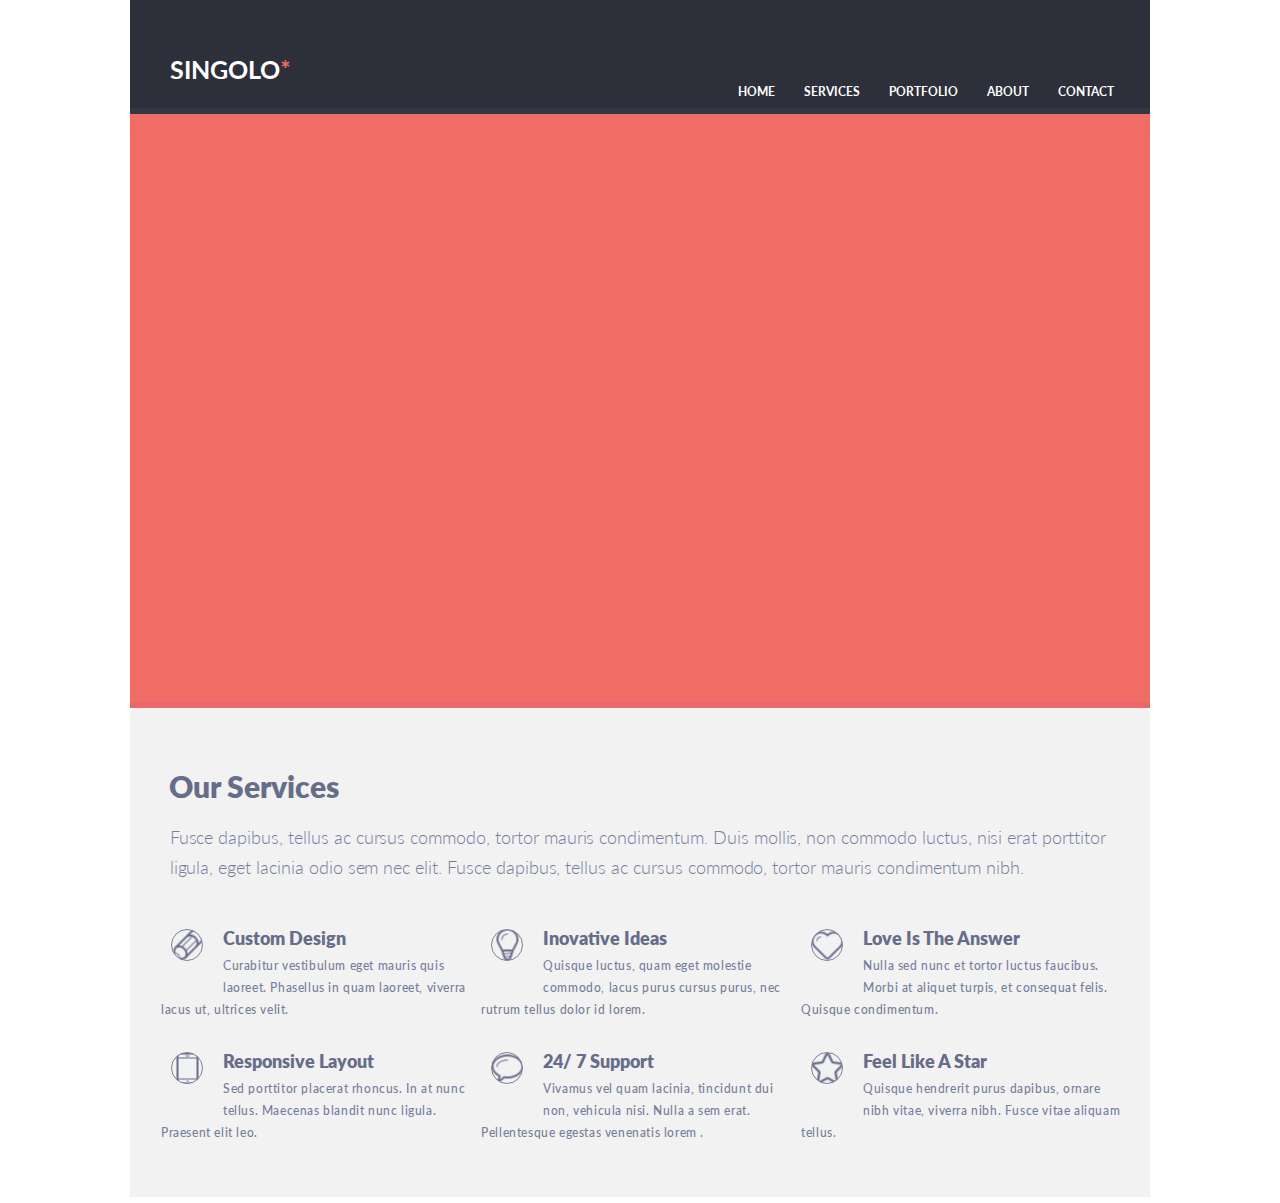
<file: singolo1.html>
<!DOCTYPE html>
<html lang="en">
<head>
    <meta charset="UTF-8">
    <meta name="viewport" content="width=device-width, initial-scale=1.0">
    <title>Singolo</title>
    <link rel="stylesheet" href="singolo1.css">
</head>
<body>
    <header class="header">
        <div class="wrapper wrap_head">
            <h1><a class="logo">
                singolo<span>*</span>
            </a></h1>
            <nav>
                <ul class="top_nav">
                    <li><a href="#">home</a> </li>
                    <li><a href="#">services</a></li>
                    <li><a href="#">portfolio</a></li>
                    <li><a href="#">about</a></li>
                    <li><a href="#">contact</a></li>
                </ul>
            </nav>
        </div>
    </header>
    <div class="slider">
        <div class="wrapper wrap_slider">
            
        </div>
    </div>
    <div class="main">
        <div class="wrapper wrap_main">
            <h2>Our Services</h2>
            <p>Fusce dapibus, tellus ac cursus commodo, tortor mauris condimentum. 
                Duis mollis, non commodo luctus, nisi erat porttitor ligula, eget lacinia odio sem nec elit. 
                Fusce dapibus, tellus ac cursus commodo, tortor mauris condimentum nibh.</p>
             <div class="service_main">  
            <div class="container_service">
                <div class="service_pazl">
                    <i class="icon i_pen"></i>
                    <h4>Custom Design</h4>
                    <p>Curabitur vestibulum eget mauris quis laoreet. Phasellus in quam laoreet, viverra lacus ut, ultrices velit.</p></div>
                <div class="service_pazl">
                    <i class="icon i_bulb"></i>
                    <h4>Inovative Ideas</h4><p>Quisque luctus, quam eget molestie commodo, lacus purus cursus purus, nec rutrum tellus dolor id lorem.</p></div>
                <div class="service_pazl">
                    <i class="icon i_heart"></i>
                    <h4>Love Is The Answer</h4><p>Nulla sed nunc et tortor luctus faucibus. Morbi at aliquet turpis, et consequat felis. Quisque condimentum.</p></div>
                <div class="service_pazl">
                    <i class="icon i_phone"></i>
                    <h4>Responsive Layout</h4><p>Sed porttitor placerat rhoncus. In at nunc tellus. Maecenas blandit nunc ligula. Praesent elit leo.</p></div>
                <div class="service_pazl">
                    <i class="icon i_bubbl"></i>
                    <h4>24/ 7 Support</h4><p>Vivamus vel quam lacinia, tincidunt dui non, vehicula nisi. Nulla a sem erat. Pellentesque egestas venenatis lorem .</p></div>
                <div class="service_pazl">
                    <i class="icon i_star"></i>
                    <h4>Feel Like A Star</h4><p>Quisque hendrerit purus dapibus, ornare nibh vitae, viverra nibh. Fusce vitae aliquam tellus.</p></div>   
            </div>
        </div> 
        </div>
    </div>
</body>
</html>
</file>
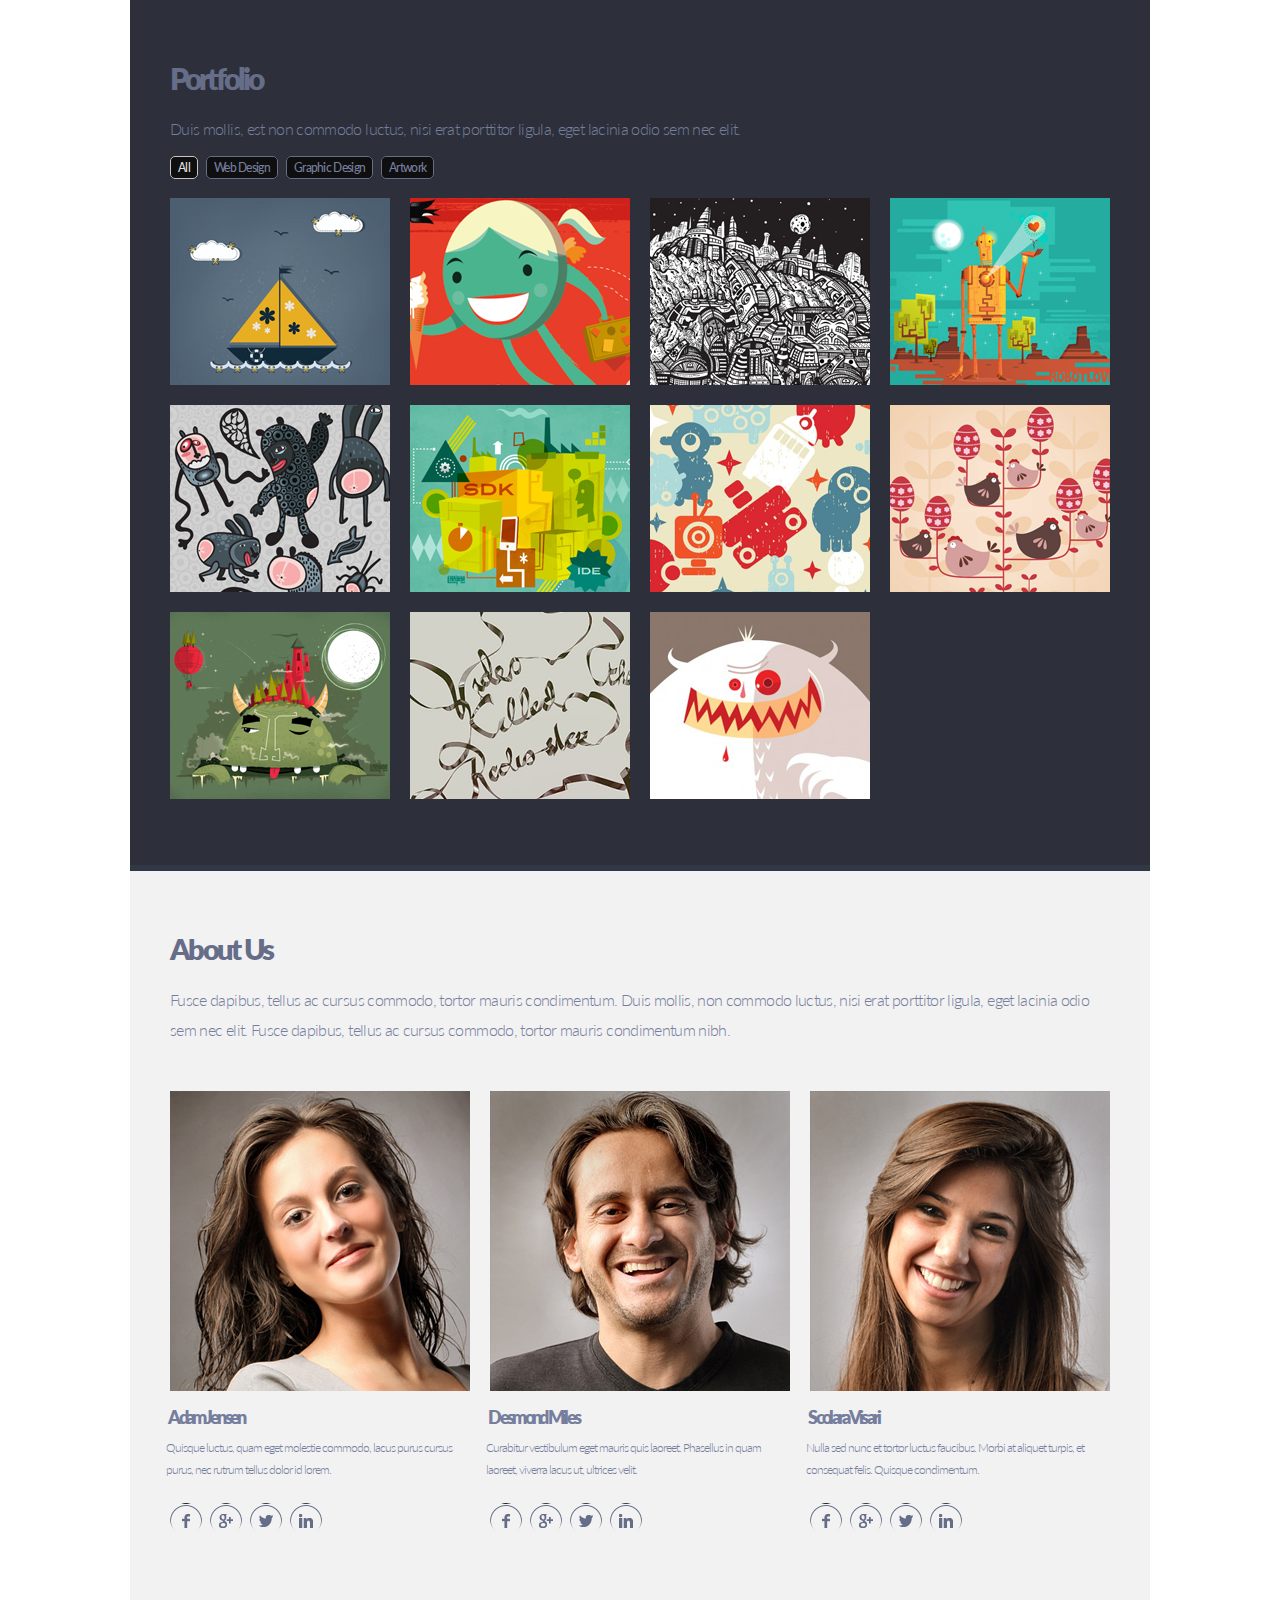
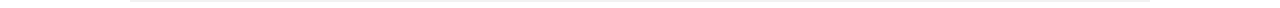
<file: singolo2.html>
<!DOCTYPE html>
<html lang="en">
<head>
    <meta charset="UTF-8">
    <meta name="viewport" content="width=device-width, initial-scale=1.0">
    <title>singolo2</title>
    <link rel="stylesheet" href="singolo2.css">
</head>
<body>
    <section class="portfolio">
        <div class="wrapper">
            <div class="portfolio_main">
            <h2>Portfolio</h2>
            <p>Duis mollis, est non commodo luctus, nisi erat porttitor ligula, eget lacinia odio sem nec elit.</p>
            <div class="portfolio_tags">
                <span class="tag tag_selected">All</span>
                <span class="tag">Web Design</span>
                <span class="tag">Graphic Design</span>
                <span class="tag">Artwork</span>
            </div>
            <div class="container">
            <div class="row">
                <div class="cols col_1_in_4">
                    <img src="assets/preview_boat.jpg" alt="preview">
                </div>
                <div class="cols col_1_in_4">
                    <img src="assets/preview_smile_girl.jpg" alt="preview">
                </div>
                <div class="cols col_1_in_4">
                    <img src="assets/preview_town.jpg" alt="preview">
                </div>
                <div class="cols col_1_in_4">
                    <img src="assets/preview_robot.jpg" alt="preview">
                </div>
                <div class="cols col_1_in_4">
                    <img src="assets/preview_dance.jpg" alt="preview">
                </div>
                <div class="cols col_1_in_4">
                    <img src="assets/preview_plant.jpg" alt="preview">
                </div>
                <div class="cols col_1_in_4">
                    <img src="assets/preview_robot_pattern.jpg" alt="preview">
                </div>
                <div class="cols col_1_in_4">
                    <img src="assets/preview_hens.jpg" alt="preview">
                </div>
                <div class="cols col_1_in_4">
                    <img src="assets/preview_troll_town.jpg" alt="preview">
                </div>
                <div class="cols col_1_in_4">
                    <img src="assets/preview_graffiti.jpg" alt="preview">
                </div>
                <div class="cols col_1_in_4">
                    <img src="assets/preview_monster.jpg" alt="preview">
                </div>
            </div>
            </div>
        </div>
        </div>
    </section>
    <section class="about_us">
        <div class="wrapper">
            <div class="about_us_main">
            <h2>About Us</h2>
            <p>Fusce dapibus, tellus ac cursus commodo, tortor mauris condimentum. Duis mollis, non commodo luctus, nisi erat porttitor ligula,
                 eget lacinia odio sem nec elit. Fusce dapibus, tellus ac cursus commodo, tortor mauris condimentum nibh.</p>
            <div class="container">
            <div class="row">
                <div class="cols col_1_in_3">
                    <div class="about_us_personal">
                        <img src="assets/foto_adam.jpg" alt="foto-adam">
                        <h4>Adam Jensen</h4>
                        <p class="about_us_info">
                            Quisque luctus, quam eget molestie commodo, lacus purus cursus purus, nec rutrum tellus dolor id lorem.
                        </p>
                        <div class="about_us_social">
                            <a href="#" class="social_link"><i class="icon_social facebook"></i></a>
                            <a href="#" class="social_link"><i class="icon_social google"></i></a>
                            <a href="#" class="social_link"><i class="icon_social twitter"></i></a>
                            <a href="#" class="social_link"><i class="icon_social linkedIn"></i></a>                  
                        </div>
                    </div>
                </div>
                <div class="cols col_1_in_3">
                    <div class="about_us_personal">
                        <img src="assets/foto_desmond.jpg" alt="foto-adam">
                        <h4>Desmond Miles</h4>
                        <p class="about_us_info">
                            Curabitur vestibulum eget mauris quis laoreet. Phasellus in quam laoreet, viverra lacus ut, ultrices velit.                     </p>
                        <div class="about_us_social">
                            <a href="#" class="social_link"><i class="icon_social facebook"></i></a>
                            <a href="#" class="social_link"><i class="icon_social google"></i></a>
                            <a href="#" class="social_link"><i class="icon_social twitter"></i></a>
                            <a href="#" class="social_link"><i class="icon_social linkedIn"></i></a>                  
                        </div>
                    </div>
                </div>
                <div class="cols col_1_in_3">
                    <div class="about_us_personal">
                        <img src="assets/foto_scolara.jpg" alt="foto-adam">
                        <h4>Scolara Visari</h4>
                        <p class="about_us_info">
                            Nulla sed nunc et tortor luctus faucibus. Morbi at aliquet turpis, et consequat felis. Quisque condimentum.
                        </p>
                        <div class="about_us_social">
                            <a href="#" class="social_link"><i class="icon_social facebook"></i></a>
                            <a href="#" class="social_link"><i class="icon_social google"></i></a>
                            <a href="#" class="social_link"><i class="icon_social twitter"></i></a>
                            <a href="#" class="social_link"><i class="icon_social linkedIn"></i></a>                  
                        </div>
                    </div>
                </div>
               
            </div>
            </div>
            
            
           </div>
        </div>
    </section>
</body>
</html>
</file>
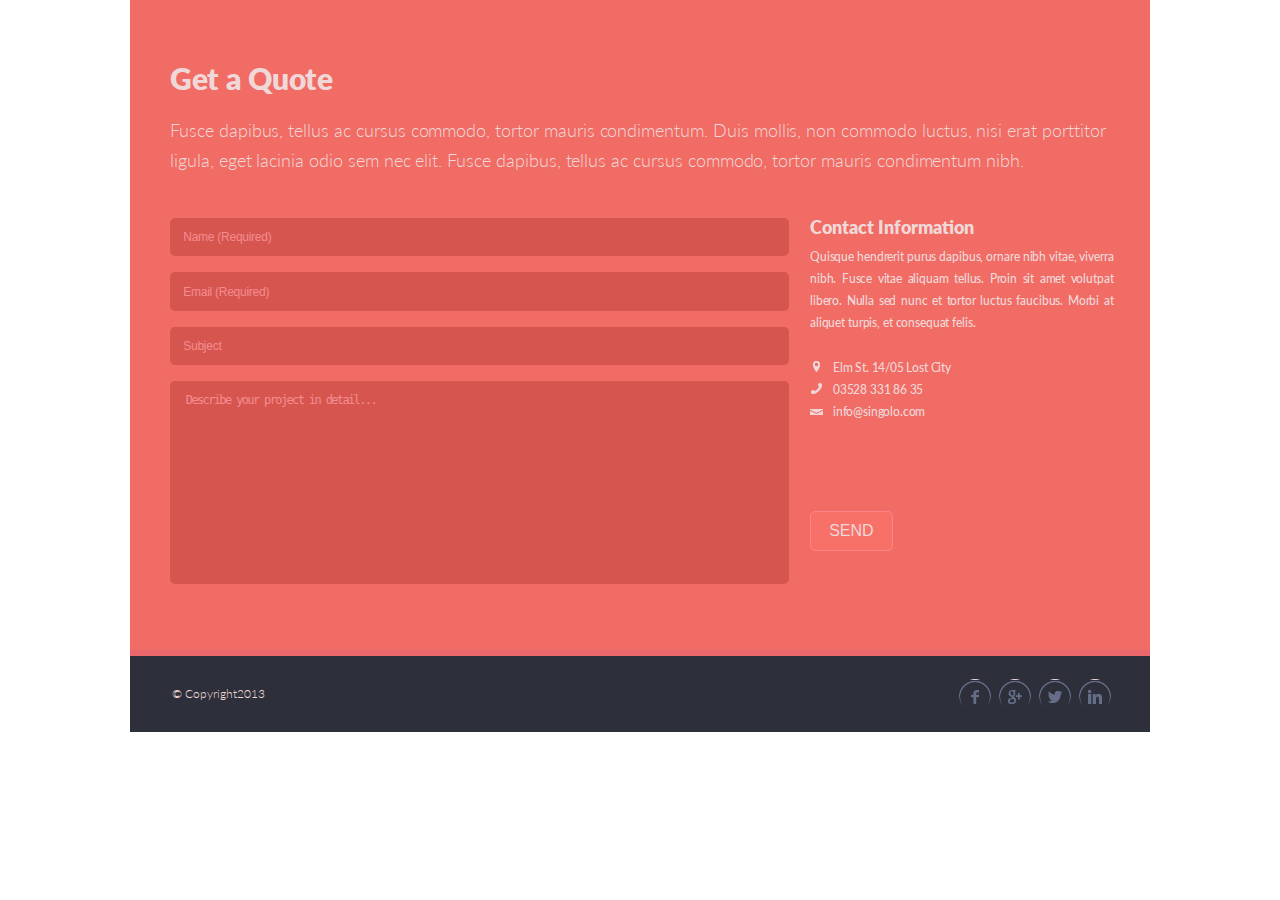
<file: singolo3.html>
<!DOCTYPE html>
<html lang="en">
<head>
    <meta charset="UTF-8">
    <meta name="viewport" content="width=device-width, initial-scale=1.0">
    <link rel="stylesheet" href="singolo3.css">
    <title>Singolo3</title>
</head>
<body>
    <section class="get_a_quote">
        <div class="wrapper">
            <div class="get_a_quote_main">
                <h2>Get a Quote</h2>
                <p>Fusce dapibus, tellus ac cursus commodo, tortor mauris condimentum. Duis mollis, non commodo luctus, nisi erat porttitor ligula, eget lacinia odio sem nec elit. Fusce dapibus, tellus ac cursus commodo, tortor mauris condimentum nibh.</p>
                <div class="container">
                    <div class="row">
                        <div class="cols col_8_in_12">
                            <form> 
                              <input type="text" name="name"  class="inputs" minlength="3" maxlength="30" required placeholder="Name (Required)" size="35">
                              <input type="email" id="email" name="email"  class="inputs" minlength="10" maxlength="30" required placeholder="Email (Required)" size="35">
                              <input type="text" name="subject" class="inputs" placeholder="Subject" size="35">
                              <textarea name="details" placeholder="Describe your project in detail..." maxlength="1020" cols="30" rows="9" class="inputs"></textarea>
                              <button type="submit" class="button">Send</button>
                            </form>
                        </div>
                        <div class="cols col_4_in_12 contact_info">
                            <h4>Contact Information</h4>
                            <p>Quisque hendrerit purus dapibus, ornare nibh vitae, viverra nibh. Fusce vitae aliquam tellus. Proin sit amet volutpat libero. Nulla sed nunc et tortor luctus faucibus. Morbi at aliquet turpis, et consequat felis. </p>
                            <div class="get_a_quote_contacts">
                            <a href="#" target="_blank" class="contact_form"><span class="icon_form adress_form"></span>Elm St. 14/05 Lost City </a>
                            <a href="tel:+035283318635" class="contact_form"><span class="icon_form phone_form"></span>03528 331 86 35</a>
                            <a href="mailto:info@singolo.com" class="contact_form"><span class="icon_form mail_form"></span>info@singolo.com</a>
                            </div>
                        </div>
                    </div>
                </div>
            </div>
        </div>
    </section>
    <footer class="footer">
        <div class="wrapper">
            <div class="footer_main">
                <p>&#169; Copyright2013</p>
                <div class="cont_social_footer">
                    <a href=""><span class="icon_footer facebook_footer"></span></a>
                    <a href=""><span class="icon_footer google_footer"></span></a>
                    <a href=""><span class="icon_footer twitter_footer"></span></a>
                    <a href=""><span class="icon_footer linked_footer"></span></a>
                </div>
            </div>
        </div>
    </footer>
</body>
</html>
</file>
<file: singolo1.css>
@import "fonts.css";

 ul {
    padding: 0;
    list-style: none;
 }
 .wrapper {
    width: 1020px;
    margin: 0 auto;
 }
.wrap_head {
    background-color: #2d303a;
    border-bottom: 6px solid #323746;
    height: 114px;
}
h1 {
display: inline-block;
font-size: 25px;
line-height: 6px;
color: #ffffff;
font-family: "Lato", Verdana, sans-serif;
text-transform: uppercase;
margin: 66px 40px;
}
h1 span {
    color: #f06c64;
}
.top_nav a {
 font-size: 12px;
line-height: 6px;
color: #ffffff;
font-family: "Lato", Verdana, sans-serif;
font-weight: 700;
text-transform: uppercase;
text-align: left;
text-decoration: none;
}
.top_nav a:hover, .top_nav a:active {
    color:  #f06c64;
}
li {
    display: inline;
    padding: 0 25px 0 0;
}
nav {
    position: relative;
}
ul.top_nav {
    position: absolute;
    bottom: 2.4em;
    left: 59.6%;

}
/*----- slider--------   */
.wrap_slider {
height: 594px;
background-color: #f06c64;
border-bottom: 6px solid  #ea676b;
}



/*--------main--------*/

.wrap_main {
height: 495px;
background-color: #f2f2f2;
border-bottom: 6px solid  #ffffff;
}
h2, p, h4 {
    margin: 0;
}
h2 {
font-size: 30px;
line-height: 18px;
color: #666d89;
font-family: "Lato", Verdana, sans-serif;
font-weight: 900;
padding: 2.3em 1.3em 0.9em;
}

p {
height: 57px;
font-size: 18px;
line-height: 30px;
color: #767e9e;
font-family: "Lato", Verdana, sans-serif;
font-weight: 300;
margin-left: 2.2em;
margin-right: 0.7em;
letter-spacing: -0.04px;
}
.service_main {
    margin-left: 31px;
    margin-top: 3.1em;
    margin-right: 1px;
    
}
.container_service {
    display: flex; 
    flex-direction: row;
    flex-wrap: wrap;
    align-items: flex-start;
    justify-content: flex-start;
}

.service_pazl {
    width: 32.4%;
    display: inline-block;
    margin-bottom: 2.5em;
     }
.service_pazl h4 {
font-size: 18px;
line-height: 18px;
color: #666d89;
font-family: "Lato", Verdana, sans-serif;
font-weight: 900;
margin-bottom: 8px;
}
.service_pazl p {
    font-size: 12px;
    line-height: 22px;
    color: #767e9e;
    font-family: "Lato", Verdana, sans-serif;
    font-weight: 400;
    margin: 0;
    padding: 0;
    letter-spacing: 0.05em;
}
.icon {
    display: block;
    float: left;
    border: 1px solid #7c8299;
    width: 32px;
    height: 32px;
    padding: 12px;
    border-radius: 100%;
    background: url(assets/icon_pan.png) center no-repeat;
    margin: 0 20px 20px 10px;
}
.i_bulb {
    background-image: url(assets/icon_bulb.png);
}
.i_heart {
    background-image: url(assets/icon_heart.png);
}
.i_phone {
    background-image: url(assets/icon_phone.png);
}
.i_bubbl {
    background-image: url(assets/icon_bubble.png);
}
.i_star {
    background-image: url(assets/icon_star.png);
}
</file>
<file: singolo2.css>
@import "fonts.css";
  /*----------- system gryd ------------*/
  * {
    margin: 0;
    padding: 0;
    box-sizing: border-box;
  }
  body {
    font: 100%/1.5em Verdana, Tahoma, sans-serif;
    color: #000000;
  }
  .container {
    width: 100%;
    margin: 0 auto;
   /* background-color: #2d303a;*/
  }
  .container .cols {
    float: left;
    margin: 0 0 0.7em;
    padding: 0 0.4em;
  /*  background-color: #2d303a;*/
    text-align: center;
  }
 
 .container .cols.col_1_in_4 {
     width: 25%;
 }
 .container .cols.col_1_in_3 {
     width: 33.333333333%;
 }
 .container::before, .container::after, .row::before, .row::after, .clear::before, .clear::after {
   content: " ";
   display: table;
 }
 .container::after,
 .row::after,
 .clear::after {
   clear: both;
 }
.row {
   margin-left: -10px;
   margin-right: -10px; 
}

html {
    font-size: 10px;
}
body {
    font-size: 1.6rem;
    line-height: 3rem;
    text-align: left;
}


a, i, div, section, h2, h4, h3, p, span{
    padding: 0;
    margin: 0;
    color: #767e9e;
    font-family: "Lato", Verdana, sans-serif;
    font-weight: 400;
}
.wrapper {
    width: 1020px;
    margin: 0 auto;
 }
 .portfolio_main, .about_us_main{
     padding: 60px 40px;
     background-color: #2d303a; ;
     border-bottom: 6px solid #323746;
   }
  
   .portfolio_main .container{
    max-height: 607.5px;
    overflow: hidden;
   }
.portfolio h2, .about_us h2 {
 font-family: "Lato", Verdana, sans-serif;
 font-weight: 900;
 font-size: 3rem;
 line-height: 1.8rem;
 margin: 9px 0;
 letter-spacing: -0.3rem;
 color: #666d89;
}
.portfolio p, .about_us p {
    margin-top: 2.7rem;
    margin-bottom: 0.65rem;
    letter-spacing: -0.065rem;
    font-family: "Lato", Verdana, sans-serif;
    font-weight: 300;
}
.portfolio_tags {
    margin-bottom: 17px;
}
.tag {
    font-size: 1.2rem;
    line-height: 2rem;
    padding: 0.3rem 0.7rem;
    border: 1px solid #666d89;
    border-radius: 5px;
    background-color: #0f0f0f;
    letter-spacing: -0.07rem;
    margin: 0 2px;
   
}
.portfolio_tags .tag:first-child{
    margin-left: 0;
}
.tag_selected {
    color: #dedede;
    border-color: #c5c5c5;
}

.tag:hover, tag:focus {
  background-color: #dedede;
  cursor: pointer;
}
.tag_selected:hover, .tag_selected:focus {
    color: #767e9e;
    border-color: #767e9e;
    background-color: #0f0f0f;
    cursor: pointer;
}
/*---- about ----*/
.about_us_main {
    background-color: #f2f2f2;
    border-color: #ffffff;
}
.about_us h2 {
    font-size: 2.9rem;
    margin: 8.5px 0;
    letter-spacing: -0.27rem;
}
.about_us p{
    margin-bottom: 4.6rem;
}
.about_us_personal p, .about_us_personal h4{
    text-align: left;
}
.about_us_personal h4 {
    font-size: 1.82rem;
    font-family: "Lato", Verdana, sans-serif;
    font-weight: 900;
    margin-top: 0.23rem;
    letter-spacing: -0.27rem;
    padding-left: 2px;
}
.about_us_personal p {
    font-size: 1.2rem;
    margin-top: 0.5rem;
    margin-bottom: 2.2rem;
    letter-spacing: -0.1rem;
    line-height: 2.2rem;

}
.about_us_main {
  padding-bottom: 56px;
}
 .icon_social {
    display: block;
    float: left;
    width: 32px;
    height: 32px;
    border-radius: 100%;
    background: url(assets/icon_facebook.png) no-repeat;
    background-position: 0 -32px;
    margin: 0 4px;
 }
.google {
     background-image: url(assets/icon_google.png);
 }
 .twitter{
    background-image: url(assets/icon_twitter.png);
}
.linkedIn {
    background-image: url(assets/icon_linkedIn.png);
}
.facebook:hover, .google:hover, .twitter:hover , .linkedIn:hover{
    background-position: 0 0px;
 }
</file>
<file: singolo3.css>
@import "fonts.css";
html {
    font-size: 10px;
}
body {
    font-size: 1.6rem;
    line-height: 3rem;
    text-align: left;
}
a, i, div, section, h2, h4, h3, p, span{
    color:#f0d8d9;
    font-family: "Lato", Verdana, sans-serif;
    font-weight: 300;
}  
.wrapper {
    margin: 0 auto;
    width: 1020px;
}
.get_a_quote_main {
    background-color: #f06c64;
    border-bottom: 6px solid #ea676b;
    padding:  69px 40px 39px 40px; 
}
.get_a_quote h2 {
    font-size: 3rem;
    font-weight: 900;
    line-height: 1.8rem;
    padding-bottom: 2.75rem;
    letter-spacing: -0.03rem;
}
.get_a_quote p {
    font-size: 1.8rem;
    letter-spacing: -0.0045rem;
    padding-bottom: 2.75rem;
}
.get_a_quote form {
    margin: 1.6rem 3.9px;
    position: relative; 
}
.container .cols .col_8_in_12 {
    padding-left: 0.37em;
}
.get_a_quote .inputs {
    display: block;
    color: #f48c8f;
    background-color: #d6564f;
    width: 619px;
    border: none;
    border-radius: 5px;
    margin-bottom: 16px;
    font-weight: 400;
    padding: 0.82rem 1.3rem;
    letter-spacing: -0.026rem;
    font-size: 1.2rem;
    line-height: 2.2rem;
}
input::placeholder {
     color: #f48c8f; 
    }
    ::-webkit-input-placeholder {
        color: #f48c8f; 
       }
.get_a_quote_main .contact_info {
    margin: 1.6rem 0;
   padding-left: 1rem;
}
textarea::placeholder { color: #f48c8f;}
.get_a_quote textarea.inputs {
    padding-left: 1.55rem;
    letter-spacing: -0.163rem;
    height: 203px;
    resize:none;
}
.contact_info h4 {
    text-align: left;
    font-weight: 900;
    font-size: 1.8rem;
    line-height: 1.8rem;
    padding-bottom: 1rem;
}
.contact_info p {
    text-align: justify;
    font-weight: 400;
    font-size: 1.2rem;
    line-height: 2.2rem;
    letter-spacing: -0.013rem;
    padding-bottom: 2.2rem;
}
.get_a_quote_contacts a {
    text-decoration: none;
    display: block;
    text-align: left;
    font-size: 1.2rem;
    font-weight: 400;
    line-height: 21px;
    letter-spacing: -0.017rem;
}
.get_a_quote_contacts a:hover, .get_a_quote_contacts a:focus, .get_a_quote_contacts a:active{
    color: #2d303a;
}
.icon_form {
    display: inline-block;
    margin-left: 0.1rem;
    margin-right: 0.89rem;
    margin-top: 4.81px;  
    width: 13px;
    height: 11px;
    background: url(assets/icon_location.png) no-repeat;
    background-position: 39% 54%;
}
.phone_form {
   background-image: url(assets/icon_telephone.png);
  background-position: 0% 62%;
}
.mail_form {
    background-image: url(assets/icon_mail.png);
    background-position: 0% 167%;
    margin-right: 1rem;
    margin-left: 0;
}
.button {
    position: absolute;
    top: 80%;
    left: 103.3%;
    background-color: #f87169;
    color:#f0d8d9;
    text-transform: uppercase;
    padding: 1rem 1.8rem;
    border-radius: 5px;
    border:1px solid #ff8488;
}
.button:hover, .button:focus, .button:active {
    background-color: #fd7c83;
    border-color: #ee646b;
    color: white;
    cursor: pointer;
}
.footer_main {
    background-color: #2d303a;
    padding: 23px 40px 53px 40px; 
}
.footer_main p{
    float: left;
    font-size: 1.2rem;
    margin-left: 0.2rem;
}
.cont_social_footer {
    float: right;
    margin-right: -0.45rem;
    margin-top: -0.02rem;
}
.icon_footer {
    display: block;
    float: left;
    width: 32px;
    height: 32px;
    border-radius: 100%;
    background: url(assets/icon_facebook_footer.png) no-repeat;
    background-position: 0 -32px;
    margin: 0 4px;
 }
.google_footer {
     background-image: url(assets/icon_google_footer.png);
 }
 .twitter_footer{
    background-image: url(assets/icon_twitter_footer.png);
}
.linked_footer {
    background-image: url(assets/icon_linkedIN_footer.png);
}
.facebook_footer:hover, .google_footer:hover, .twitter_footer:hover , .linked_footer:hover{
    background-position: 0 0px;
 }
</file>
